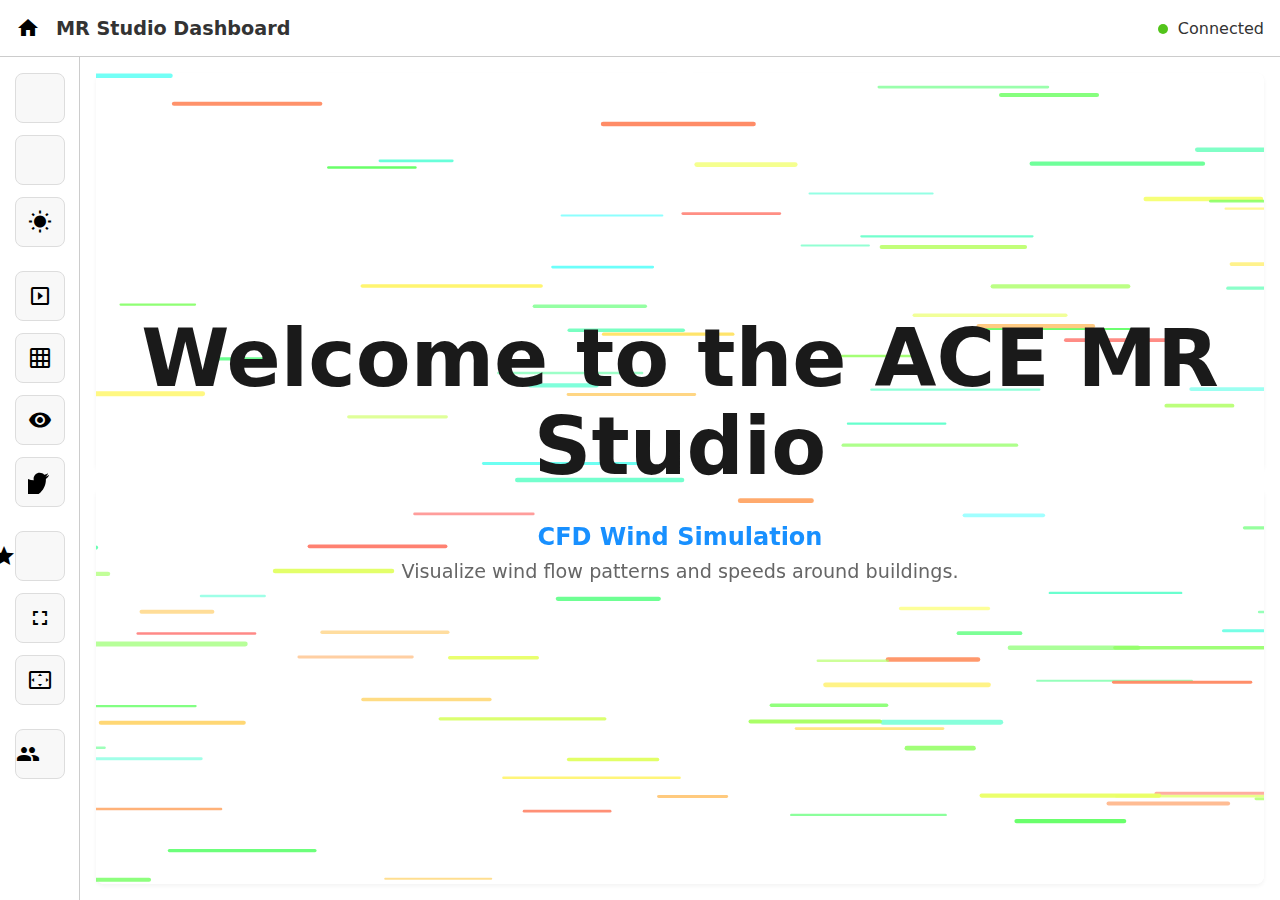
<file: controller.html>
<!doctype html>
<html lang="en">
<head>
    <meta charset="utf-8" />
    <meta name="viewport" content="width=device-width, initial-scale=1.0" />
    <title>Map Controller</title>
    <link rel="stylesheet" href="style.css" />
    <link href="https://fonts.googleapis.com/icon?family=Material+Icons" rel="stylesheet">
    <style>
        body {
            background: #ffffff;
            color: #333;
            display: grid;
            grid-template-columns: 80px 1fr;
            grid-template-rows: auto 1fr;
            height: 100vh;
            overflow: hidden;
            font-family: system-ui, -apple-system, sans-serif;
        }

        header {
            grid-column: 1 / -1;
            background: #fff;
            padding: 1rem;
            border-bottom: 1px solid #ccc;
            display: flex;
            justify-content: space-between;
            align-items: center;
        }

        h1 { margin: 0; font-size: 1.2rem; }

        #controls-panel {
            background: #fff;
            border-right: 1px solid #ccc;
            padding: 1rem 0.5rem;
            overflow-y: auto;
            display: flex;
            flex-direction: column;
            gap: 1.5rem;
            align-items: center;
        }

        #main-panel {
            padding: 1rem;
            overflow-y: auto;
            display: grid;
            grid-template-columns: 1fr 1fr;
            grid-template-rows: 1fr 1fr;
            gap: 1rem;
        }

        .panel-section {
            background: #fff;
            padding: 1rem;
            border-radius: 8px;
            box-shadow: 0 2px 4px rgba(0,0,0,0.05);
        }

        .control-group {
            display: flex;
            flex-direction: column;
            gap: 0.75rem;
            align-items: center;
            width: 100%;
        }

        .control-group h3 {
            display: none; /* Hide labels for compact view */
        }

        button.control-btn {
            width: 50px;
            height: 50px;
            padding: 0;
            border: 1px solid #ddd;
            background: #f8f8f8;
            border-radius: 8px;
            cursor: pointer;
            display: flex;
            align-items: center;
            justify-content: center;
            transition: all 0.2s;
        }

        button.control-btn:hover {
            background: #eee;
            border-color: #ccc;
        }

        button.control-btn.active {
            background: #e6f7ff;
            border-color: #1890ff;
            color: #0050b3;
        }

        .status-indicator {
            width: 10px;
            height: 10px;
            border-radius: 50%;
            background: #ccc;
            display: inline-block;
            margin-right: 5px;
        }

        .status-indicator.connected {
            background: #52c41a;
        }

        #legend-container, #dashboard-container, #metadata-container {
            height: 100%;
        }
        
        h2 { margin-top: 0; font-size: 1rem; border-bottom: 1px solid #eee; padding-bottom: 0.5rem; }

        .metadata-item {
            margin-bottom: 0.5rem;
        }
        .metadata-label {
            font-weight: bold;
            font-size: 0.8rem;
            color: #666;
        }
        .metadata-value {
            font-size: 0.9rem;
        }

        #welcome-screen {
            grid-column: 1 / -1;
            grid-row: 1 / -1;
            display: flex;
            flex-direction: column;
            align-items: center;
            justify-content: center;
            background: #fff;
            border-radius: 8px;
            z-index: 10;
            position: relative;
            padding: 2rem;
        }

        .welcome-logo {
            height: 60px;
            width: auto;
            object-fit: contain;
        }

        .welcome-title {
            font-size: 5rem;
            font-weight: 800;
            color: #1a1a1a;
            margin: 0;
            text-align: center;
            line-height: 1.1;
            margin-bottom: 2rem;
            animation: titleEntrance 1.2s cubic-bezier(0.2, 0.8, 0.2, 1) forwards;
            position: relative;
            z-index: 2;
        }

        .logo-container {
            position: absolute;
            bottom: 2rem;
            left: 2rem;
            right: 2rem;
            display: flex;
            justify-content: space-between;
            align-items: flex-end;
            margin: 0;
            opacity: 0;
            animation: logoEntrance 1s ease-out 0.6s forwards;
            z-index: 2;
        }

        #bg-canvas {
            position: absolute;
            top: 0;
            left: 0;
            width: 100%;
            height: 100%;
            z-index: 1;
            pointer-events: none;
            opacity: 0.6;
        }

        @keyframes titleEntrance {
            0% {
                opacity: 0;
                transform: translateY(40px) scale(0.95);
                filter: blur(10px);
            }
            100% {
                opacity: 1;
                transform: translateY(0) scale(1);
                filter: blur(0);
            }
        }

        @keyframes logoEntrance {
            0% {
                opacity: 0;
                transform: translateY(20px);
            }
            100% {
                opacity: 1;
                transform: translateY(0);
            }
        }

        .tour-info {
            text-align: center;
            height: 120px;
            opacity: 0;
            transition: opacity 0.5s ease-in-out;
            display: flex;
            flex-direction: column;
            align-items: center;
            max-width: 600px;
        }

        .tour-info.active {
            opacity: 1;
        }

        .tour-title {
            font-size: 1.5rem;
            font-weight: 600;
            color: #1890ff;
            margin-bottom: 0.5rem;
        }

        .tour-desc {
            font-size: 1.2rem;
            color: #666;
            line-height: 1.4;
        }

        /* Highlight style for buttons during tour */
        button.control-btn.tour-highlight {
            background: #e6f7ff;
            border-color: #1890ff;
            box-shadow: 0 0 15px rgba(24, 144, 255, 0.6);
            transform: scale(1.15);
            z-index: 100;
        }
        
        .hidden {
            display: none !important;
        }

        /* Modern Dashboard Styles */
        .dashboard-container {
            display: flex;
            flex-direction: column;
            gap: 1.5rem;
            height: 100%;
        }

        .dashboard-card {
            background: #f9fafb;
            border: 1px solid #e5e7eb;
            border-radius: 12px;
            padding: 1.25rem;
        }

        .dashboard-section-title {
            font-size: 0.85rem;
            text-transform: uppercase;
            letter-spacing: 0.05em;
            color: #6b7280;
            font-weight: 600;
            margin-bottom: 1rem;
            display: flex;
            align-items: center;
            gap: 0.5rem;
        }

        .control-row {
            display: flex;
            align-items: center;
            justify-content: space-between;
            margin-bottom: 1rem;
            gap: 1rem;
        }

        .control-label {
            font-size: 0.9rem;
            font-weight: 500;
            color: #374151;
            flex: 1;
        }

        .control-value {
            font-family: monospace;
            background: #e5e7eb;
            padding: 0.2rem 0.5rem;
            border-radius: 4px;
            font-size: 0.85rem;
            color: #1f2937;
        }

        .modern-range {
            flex: 2;
            -webkit-appearance: none;
            height: 6px;
            background: #d1d5db;
            border-radius: 3px;
            outline: none;
        }

        .modern-range::-webkit-slider-thumb {
            -webkit-appearance: none;
            width: 18px;
            height: 18px;
            background: #3b82f6;
            border-radius: 50%;
            cursor: pointer;
            border: 2px solid #fff;
            box-shadow: 0 1px 3px rgba(0,0,0,0.2);
            transition: transform 0.1s;
        }

        .modern-range::-webkit-slider-thumb:hover {
            transform: scale(1.1);
            background: #2563eb;
        }

        .modern-date {
            padding: 0.5rem;
            border: 1px solid #d1d5db;
            border-radius: 6px;
            font-family: inherit;
            color: #374151;
            background: #fff;
        }

        .action-grid {
            display: grid;
            grid-template-columns: 1fr 1fr;
            gap: 0.75rem;
            margin-top: 1rem;
        }

        .modern-btn {
            display: flex;
            align-items: center;
            justify-content: center;
            gap: 0.5rem;
            padding: 0.75rem;
            border: none;
            border-radius: 8px;
            font-weight: 600;
            font-size: 0.9rem;
            cursor: pointer;
            transition: all 0.2s;
            background: #fff;
            border: 1px solid #d1d5db;
            color: #374151;
            box-shadow: 0 1px 2px rgba(0,0,0,0.05);
        }

        .modern-btn:hover {
            background: #f3f4f6;
            border-color: #9ca3af;
        }

        .modern-btn.primary {
            background: #3b82f6;
            color: white;
            border: 1px solid #2563eb;
        }

        .modern-btn.primary:hover {
            background: #2563eb;
        }

        .modern-btn.active {
            background: #eff6ff;
            border-color: #3b82f6;
            color: #1d4ed8;
        }

        .info-box {
            background: #fff;
            border-left: 4px solid #3b82f6;
            padding: 1rem;
            border-radius: 0 8px 8px 0;
            box-shadow: 0 1px 3px rgba(0,0,0,0.05);
        }

        .info-title {
            font-weight: 600;
            color: #111827;
            margin-bottom: 0.5rem;
            display: flex;
            align-items: center;
            gap: 0.5rem;
        }

        .info-text {
            font-size: 0.9rem;
            line-height: 1.6;
            color: #4b5563;
            margin: 0;
        }
        
        .legend-item {
            display: flex;
            align-items: center;
            gap: 0.75rem;
            padding: 0.5rem;
            background: #fff;
            border-radius: 6px;
            border: 1px solid #f3f4f6;
        }
        
        .legend-color {
            width: 24px;
            height: 24px;
            border-radius: 4px;
            box-shadow: inset 0 0 0 1px rgba(0,0,0,0.1);
        }
        
        .legend-label {
            font-size: 0.9rem;
            color: #374151;
            font-weight: 500;
        }

        .credits-grid {
            display: grid;
            grid-template-columns: repeat(auto-fill, minmax(200px, 1fr));
            gap: 1rem;
        }

        .credit-item {
            background: #fff;
            border: 1px solid #e5e7eb;
            border-radius: 8px;
            padding: 1rem;
            display: flex;
            flex-direction: column;
            gap: 0.25rem;
        }

        .credit-role {
            font-size: 0.75rem;
            text-transform: uppercase;
            color: #6b7280;
            font-weight: 600;
            letter-spacing: 0.05em;
        }

        .credit-name {
            font-size: 1rem;
            font-weight: 600;
            color: #111827;
        }

        .credit-contribution {
            font-size: 0.85rem;
            color: #4b5563;
            margin-top: 0.25rem;
            font-style: italic;
        }
    </style>
</head>
<body>
    <header>
        <div style="display: flex; align-items: center; gap: 1rem;">
            <button id="home-btn" style="background: none; border: none; cursor: pointer; font-size: 1.5rem; padding: 0; display: flex; align-items: center;" title="Home">
                <span class="material-icons">home</span>
            </button>
            <h1>MR Studio Dashboard</h1>
        </div>
        <div>
            <span id="connection-status" class="status-indicator"></span>
            <span id="connection-text">Disconnected</span>
        </div>
    </header>

    <aside id="controls-panel">
        <div class="control-group">
            <h3>Simulations</h3>
            <button class="control-btn" data-action="click" data-target="cfd-simulation-btn" title="CFD Wind Simulation">
                <span class="material-icons">air</span>
            </button>
            <button class="control-btn" data-action="click" data-target="stormwater-btn" title="Stormwater Flow">
                <span class="material-icons">water_drop</span>
            </button>
            <button class="control-btn" data-action="click" data-target="sun-study-btn" title="Sun Study">
                <span class="material-icons">wb_sunny</span>
            </button>
        </div>

        <div class="control-group">
            <h3>Visualization</h3>
            <button class="control-btn" data-action="click" data-target="slideshow-btn" title="Slideshow">
                <span class="material-icons">slideshow</span>
            </button>
            <button class="control-btn" data-action="click" data-target="grid-animation-btn" title="Grid Animation">
                <span class="material-icons">grid_on</span>
            </button>
            <button class="control-btn" data-action="click" data-target="isovist-btn" title="Interactive Isovist">
                <span class="material-icons">visibility</span>
            </button>
            <button class="control-btn" data-action="click" data-target="bird-sounds-btn" title="Bird Sounds">
                <svg width="24" height="24" viewBox="0 0 24 24" fill="currentColor" stroke="none" style="width: 24px; height: 24px;">
                    <path d="M21 5c-1.1 0.9-2.3 1.5-3.6 1.7 1.3-0.8 2.3-2 2.7-3.5-1.2 0.7-2.5 1.2-3.9 1.5-1.1-1.2-2.7-1.9-4.5-1.9-3.4 0-6.1 2.7-6.1 6.1 0 0.5 0.1 0.9 0.2 1.4-5.1-0.3-9.6-2.7-12.6-6.4-0.5 0.9-0.8 2-0.8 3.2 0 2.1 1.1 4 2.7 5.1-1 0-2-0.3-2.8-0.8 0 0 0 0.1 0 0.1 0 3 2.1 5.5 4.9 6.1-0.5 0.1-1 0.2-1.6 0.2-0.4 0-0.8 0-1.2-0.1 0.8 2.4 3.1 4.2 5.8 4.2-2.1 1.6-4.7 2.6-7.6 2.6-0.5 0-1 0-1.5-0.1 2.7 1.7 5.9 2.7 9.4 2.7 11.3 0 17.4-9.3 17.4-17.4 0-0.3 0-0.5 0-0.8 1.2-0.9 2.2-1.9 3-3.2z"/>
                </svg>
            </button>
        </div>
        
        <div class="control-group">
            <h3>Map Controls</h3>
             <button class="control-btn" id="reset-view-btn" title="Reset View">
                <span class="material-icons">restart_alt</span>
            </button>
             <button class="control-btn" id="fullscreen-btn" title="Toggle Full Screen">
                <span class="material-icons">fullscreen</span>
            </button>
            <button class="control-btn" data-action="click" data-target="calibrate-btn" title="Calibrate">
                <span class="material-icons">settings_overscan</span>
            </button>
        </div>

        <div class="control-group">
            <h3>About</h3>
            <button class="control-btn" data-action="click" data-target="credits-btn" title="Credits">
                <span class="material-icons">groups</span>
            </button>
        </div>
    </aside>

    <main id="main-panel">
        <div id="welcome-screen">
            <canvas id="bg-canvas"></canvas>
            <h1 class="welcome-title">Welcome to the ACE MR Studio</h1>
            
            <div id="tour-info" class="tour-info" style="position: relative; z-index: 2;">
                <div id="tour-title" class="tour-title"></div>
                <div id="tour-desc" class="tour-desc"></div>
            </div>

            <div class="logo-container">
                <img src="media/chalmers_logo.png" alt="Chalmers University of Technology" class="welcome-logo">
                <img src="media/dtcc_logo.png" alt="DTCC" class="welcome-logo" style="height: 100px;">
            </div>
        </div>

        <section class="panel-section" style="grid-column: 1; grid-row: 1;">
            <h2 id="legend-title">Legend</h2>
            <div id="legend-content">
                <p>Select a simulation to view its legend.</p>
            </div>
        </section>

        <section class="panel-section" style="grid-column: 2; grid-row: 1;">
            <h2 id="dashboard-title">Dashboard</h2>
            <div id="dashboard-content">
                <p>No active data.</p>
            </div>
        </section>

        <section class="panel-section" style="grid-column: 1 / -1; grid-row: 2;">
            <h2>Metadata</h2>
            <div id="metadata-content">
                <div class="metadata-item">
                    <div class="metadata-label">Current View</div>
                    <div class="metadata-value" id="meta-view">Default</div>
                </div>
                <div class="metadata-item">
                    <div class="metadata-label">Active Layer</div>
                    <div class="metadata-value" id="meta-layer">None</div>
                </div>
                 <div class="metadata-item">
                    <div class="metadata-label">Description</div>
                    <div class="metadata-value" id="meta-desc">Interactive map of the district. Use controls to toggle layers.</div>
                </div>
            </div>
        </section>
    </main>

    <script src="controller.js"></script>
</body>
</html>
</file>
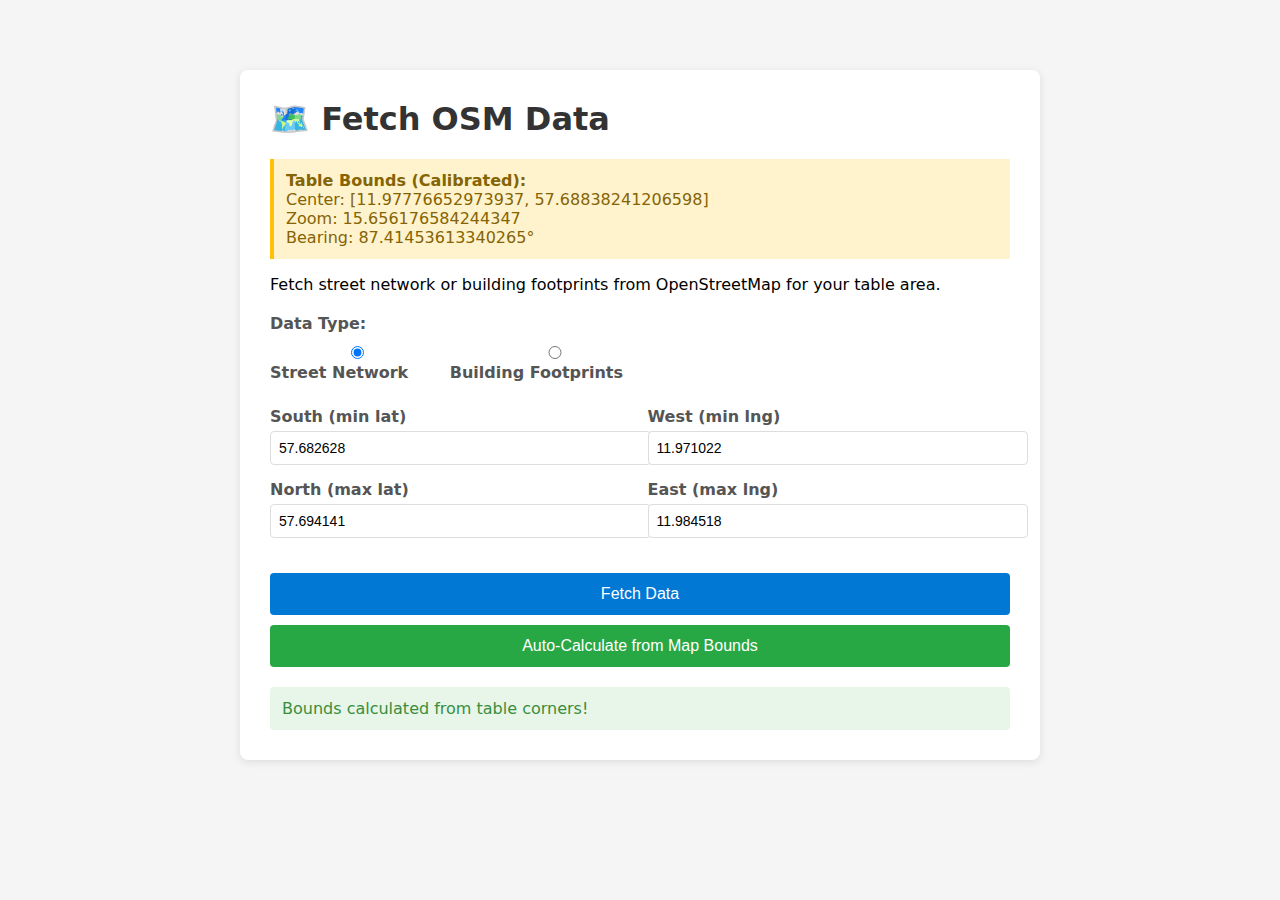
<file: fetch-streets.html>
<!DOCTYPE html>
<html lang="en">
<head>
  <meta charset="UTF-8">
  <meta name="viewport" content="width=device-width, initial-scale=1.0">
  <title>Fetch OSM Data for Table Bounds</title>
  <style>
    body {
      font-family: system-ui, -apple-system, sans-serif;
      max-width: 800px;
      margin: 50px auto;
      padding: 20px;
      background: #f5f5f5;
    }
    .container {
      background: white;
      padding: 30px;
      border-radius: 8px;
      box-shadow: 0 2px 8px rgba(0,0,0,0.1);
    }
    h1 {
      margin-top: 0;
      color: #333;
    }
    .bounds-input {
      display: grid;
      grid-template-columns: 1fr 1fr;
      gap: 15px;
      margin: 20px 0;
    }
    label {
      display: block;
      font-weight: 600;
      margin-bottom: 5px;
      color: #555;
    }
    input {
      width: 100%;
      padding: 8px;
      border: 1px solid #ddd;
      border-radius: 4px;
      font-size: 14px;
    }
    button {
      background: #0078d4;
      color: white;
      border: none;
      padding: 12px 24px;
      border-radius: 4px;
      font-size: 16px;
      cursor: pointer;
      width: 100%;
      margin-top: 15px;
    }
    button:hover {
      background: #005a9e;
    }
    button:disabled {
      background: #ccc;
      cursor: not-allowed;
    }
    .status {
      margin-top: 20px;
      padding: 12px;
      border-radius: 4px;
      display: none;
    }
    .status.info { background: #e3f2fd; color: #1976d2; display: block; }
    .status.success { background: #e8f5e9; color: #388e3c; display: block; }
    .status.error { background: #ffebee; color: #c62828; display: block; }
    pre {
      background: #f5f5f5;
      padding: 10px;
      border-radius: 4px;
      overflow-x: auto;
      font-size: 12px;
    }
    .note {
      background: #fff3cd;
      border-left: 4px solid #ffc107;
      padding: 12px;
      margin: 15px 0;
      color: #856404;
    }
  </style>
</head>
<body>
  <div class="container">
    <h1>🗺️ Fetch OSM Data</h1>
    
    <div class="note">
      <strong>Table Bounds (Calibrated):</strong><br>
      Center: [11.97776652973937, 57.68838241206598]<br>
      Zoom: 15.656176584244347<br>
      Bearing: 87.41453613340265°
    </div>

    <p>Fetch street network or building footprints from OpenStreetMap for your table area.</p>
    
    <div style="margin: 20px 0;">
      <label style="font-weight: 600; margin-bottom: 10px; display: block;">Data Type:</label>
      <div style="display: flex; gap: 15px;">
        <label style="cursor: pointer;">
          <input type="radio" name="dataType" value="streets" checked> Street Network
        </label>
        <label style="cursor: pointer;">
          <input type="radio" name="dataType" value="buildings"> Building Footprints
        </label>
      </div>
    </div>

    <div class="bounds-input">
      <div>
        <label for="south">South (min lat)</label>
        <input type="number" id="south" step="0.0001" value="57.682628" placeholder="57.682628">
      </div>
      <div>
        <label for="west">West (min lng)</label>
        <input type="number" id="west" step="0.0001" value="11.971022" placeholder="11.971022">
      </div>
      <div>
        <label for="north">North (max lat)</label>
        <input type="number" id="north" step="0.0001" value="57.694141" placeholder="57.694141">
      </div>
      <div>
        <label for="east">East (max lng)</label>
        <input type="number" id="east" step="0.0001" value="11.984518" placeholder="11.984518">
      </div>
    </div>

    <button id="fetchBtn" onclick="fetchData()">Fetch Data</button>
    <button id="autoBtn" onclick="autoCalculateBounds()" style="margin-top: 10px; background: #28a745;">Auto-Calculate from Map Bounds</button>

    <div id="status" class="status"></div>
  </div>

  <script>
    // Based on your calibration values
    const tableCenter = [11.97776652973937, 57.68838241206598];
    const tableBearing = 87.41453613340265;
    const tableCorners = [
      [11.98451803339398, 57.682927961987396],
      [11.983585758783713, 57.6941405253463],
      [11.971022042873042, 57.693840269664186],
      [11.971958186071914, 57.68262783563063]
    ];
    
    function autoCalculateBounds() {
      // Calculate bounds from actual table corners
      const lngs = tableCorners.map(c => c[0]);
      const lats = tableCorners.map(c => c[1]);
      
      const west = Math.min(...lngs);
      const east = Math.max(...lngs);
      const south = Math.min(...lats);
      const north = Math.max(...lats);
      
      document.getElementById('south').value = south.toFixed(6);
      document.getElementById('north').value = north.toFixed(6);
      document.getElementById('west').value = west.toFixed(6);
      document.getElementById('east').value = east.toFixed(6);
      
      showStatus('Bounds calculated from table corners!', 'success');
    }

    function showStatus(message, type) {
      const status = document.getElementById('status');
      status.textContent = message;
      status.className = 'status ' + type;
    }

    async function fetchData() {
      const south = parseFloat(document.getElementById('south').value);
      const west = parseFloat(document.getElementById('west').value);
      const north = parseFloat(document.getElementById('north').value);
      const east = parseFloat(document.getElementById('east').value);

      if (!south || !west || !north || !east) {
        showStatus('Please fill in all bounds values!', 'error');
        return;
      }

      const dataType = document.querySelector('input[name="dataType"]:checked').value;
      const bbox = `${south},${west},${north},${east}`;
      
      // Overpass API query
      let query;
      if (dataType === 'streets') {
        query = `
[out:json][timeout:25];
(
  way["highway"~"^(motorway|trunk|primary|secondary|tertiary|unclassified|residential|living_street|service|pedestrian|footway|cycleway|path)$"](${bbox});
);
out geom;
        `.trim();
      } else {
        // Buildings query
        query = `
[out:json][timeout:25];
(
  way["building"](${bbox});
  relation["building"](${bbox});
);
out geom;
        `.trim();
      }

      const url = 'https://overpass-api.de/api/interpreter';
      
      showStatus(`Fetching ${dataType} from OpenStreetMap...`, 'info');
      document.getElementById('fetchBtn').disabled = true;

      try {
        const response = await fetch(url, {
          method: 'POST',
          body: query,
          headers: {
            'Content-Type': 'application/x-www-form-urlencoded'
          }
        });

        if (!response.ok) {
          throw new Error(`HTTP error! status: ${response.status}`);
        }

        const osmData = await response.json();
        
        // Convert OSM data to GeoJSON
        const geojson = dataType === 'streets' ? osmToGeoJSON(osmData) : buildingsToGeoJSON(osmData);
        
        // Download as file
        const filename = dataType === 'streets' ? 'street-network.geojson' : 'building-footprints.geojson';
        const blob = new Blob([JSON.stringify(geojson, null, 2)], { type: 'application/json' });
        const downloadUrl = URL.createObjectURL(blob);
        const a = document.createElement('a');
        a.href = downloadUrl;
        a.download = filename;
        document.body.appendChild(a);
        a.click();
        document.body.removeChild(a);
        URL.revokeObjectURL(downloadUrl);

        showStatus(`✅ Success! Downloaded ${geojson.features.length} ${dataType}. Load this file in the interactive map!`, 'success');
      } catch (error) {
        showStatus('❌ Error: ' + error.message, 'error');
        console.error(error);
      } finally {
        document.getElementById('fetchBtn').disabled = false;
      }
    }

    function osmToGeoJSON(osmData) {
      const geojson = {
        type: 'FeatureCollection',
        features: []
      };

      osmData.elements.forEach(element => {
        if (element.type === 'way' && element.geometry) {
          const coordinates = element.geometry.map(node => [node.lon, node.lat]);
          
          geojson.features.push({
            type: 'Feature',
            geometry: {
              type: 'LineString',
              coordinates: coordinates
            },
            properties: {
              highway: element.tags?.highway || 'unknown',
              name: element.tags?.name || null,
              osm_id: element.id
            }
          });
        }
      });

      return geojson;
    }

    function buildingsToGeoJSON(osmData) {
      const geojson = {
        type: 'FeatureCollection',
        features: []
      };

      osmData.elements.forEach(element => {
        if (element.type === 'way' && element.geometry) {
          const coordinates = element.geometry.map(node => [node.lon, node.lat]);
          
          // Close the polygon if not already closed
          const first = coordinates[0];
          const last = coordinates[coordinates.length - 1];
          if (first[0] !== last[0] || first[1] !== last[1]) {
            coordinates.push([...first]);
          }
          
          geojson.features.push({
            type: 'Feature',
            geometry: {
              type: 'Polygon',
              coordinates: [coordinates]
            },
            properties: {
              building: element.tags?.building || 'yes',
              name: element.tags?.name || null,
              height: element.tags?.height || null,
              levels: element.tags?.['building:levels'] || null,
              osm_id: element.id
            }
          });
        } else if (element.type === 'relation' && element.members) {
          // Handle multipolygon relations (complex buildings)
          const outer = [];
          const inner = [];
          
          element.members.forEach(member => {
            if (member.geometry) {
              const coords = member.geometry.map(node => [node.lon, node.lat]);
              if (member.role === 'outer') {
                outer.push(coords);
              } else if (member.role === 'inner') {
                inner.push(coords);
              }
            }
          });
          
          if (outer.length > 0) {
            // Use first outer ring and all inner rings
            const rings = [outer[0], ...inner];
            geojson.features.push({
              type: 'Feature',
              geometry: {
                type: 'Polygon',
                coordinates: rings
              },
              properties: {
                building: element.tags?.building || 'yes',
                name: element.tags?.name || null,
                height: element.tags?.height || null,
                levels: element.tags?.['building:levels'] || null,
                osm_id: element.id,
                type: 'multipolygon'
              }
            });
          }
        }
      });

      return geojson;
    }

    // Auto-calculate on load
    window.addEventListener('DOMContentLoaded', autoCalculateBounds);
  </script>
</body>
</html>
</file>
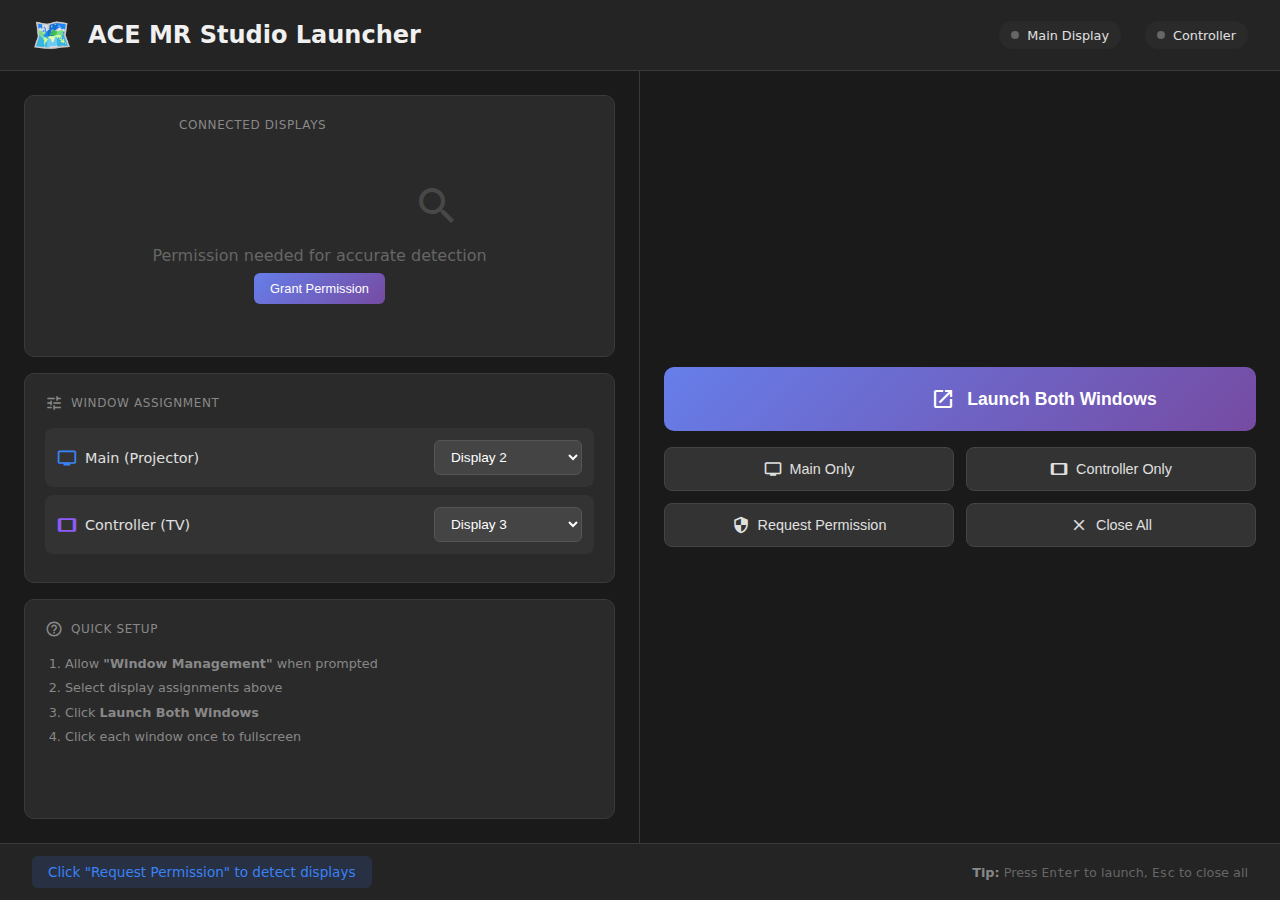
<file: launcher.html>
<!DOCTYPE html>
<html lang="en">
<head>
    <meta charset="UTF-8">
    <meta name="viewport" content="width=device-width, initial-scale=1.0">
    <title>ACE MR Studio Launcher</title>
    <link href="https://fonts.googleapis.com/icon?family=Material+Icons" rel="stylesheet">
    <style>
        * { margin: 0; padding: 0; box-sizing: border-box; }
        
        body {
            background: #1a1a1a;
            color: #e0e0e0;
            display: grid;
            grid-template-columns: 1fr 1fr;
            grid-template-rows: auto 1fr auto;
            height: 100vh;
            overflow: hidden;
            font-family: system-ui, -apple-system, sans-serif;
        }

        header {
            grid-column: 1 / -1;
            background: #242424;
            padding: 1rem 2rem;
            border-bottom: 1px solid #3a3a3a;
            display: flex;
            justify-content: space-between;
            align-items: center;
        }

        .header-left {
            display: flex;
            align-items: center;
            gap: 1rem;
        }

        .header-left .logo {
            font-size: 2rem;
        }

        h1 { 
            margin: 0; 
            font-size: 1.5rem; 
            color: #f0f0f0;
        }

        .header-right {
            display: flex;
            align-items: center;
            gap: 1.5rem;
        }

        .status-pill {
            display: flex;
            align-items: center;
            gap: 0.5rem;
            padding: 0.4rem 0.75rem;
            background: #2a2a2a;
            border-radius: 20px;
            font-size: 0.8rem;
        }

        .status-dot {
            width: 8px;
            height: 8px;
            border-radius: 50%;
            background: #666;
        }

        .status-dot.open {
            background: #52c41a;
            box-shadow: 0 0 8px #52c41a;
        }

        /* Main content area */
        .panel {
            padding: 1.5rem;
            overflow-y: auto;
        }

        .panel-left {
            background: #1a1a1a;
            border-right: 1px solid #3a3a3a;
            display: flex;
            flex-direction: column;
            gap: 1rem;
        }

        .panel-right {
            background: #1a1a1a;
            display: flex;
            flex-direction: column;
            gap: 1rem;
        }

        .card {
            background: #2a2a2a;
            padding: 1.25rem;
            border-radius: 10px;
            border: 1px solid #3a3a3a;
        }

        .card-title {
            font-size: 0.75rem;
            text-transform: uppercase;
            letter-spacing: 0.05em;
            color: #888;
            margin-bottom: 1rem;
            display: flex;
            align-items: center;
            gap: 0.5rem;
        }

        .card-title .material-icons {
            font-size: 18px;
        }

        /* Display list */
        .display-list {
            display: flex;
            flex-direction: column;
            gap: 0.5rem;
        }

        .display-item {
            display: flex;
            align-items: center;
            gap: 0.75rem;
            padding: 0.75rem;
            background: #333;
            border-radius: 8px;
            border-left: 3px solid #666;
        }

        .display-item.primary {
            border-left-color: #f59e0b;
        }

        .display-item.external {
            border-left-color: #10b981;
        }

        .display-num {
            background: #444;
            width: 32px;
            height: 32px;
            border-radius: 50%;
            display: flex;
            align-items: center;
            justify-content: center;
            font-weight: 700;
            font-size: 0.9rem;
            flex-shrink: 0;
        }

        .display-info {
            flex: 1;
            min-width: 0;
        }

        .display-name {
            font-weight: 600;
            font-size: 0.9rem;
            color: #e0e0e0;
        }

        .display-coords {
            font-size: 0.75rem;
            color: #888;
            font-family: monospace;
        }

        /* Selector rows */
        .selector-row {
            display: flex;
            align-items: center;
            justify-content: space-between;
            padding: 0.75rem;
            background: #333;
            border-radius: 8px;
            margin-bottom: 0.5rem;
        }

        .selector-label {
            display: flex;
            align-items: center;
            gap: 0.5rem;
            font-size: 0.9rem;
        }

        .selector-label .material-icons {
            font-size: 20px;
        }

        .selector-label.main .material-icons { color: #3b82f6; }
        .selector-label.controller .material-icons { color: #8b5cf6; }

        select {
            background: #444;
            border: 1px solid #555;
            color: #fff;
            padding: 0.5rem 0.75rem;
            border-radius: 6px;
            font-size: 0.85rem;
            cursor: pointer;
            max-width: 220px;
        }

        select:focus {
            outline: none;
            border-color: #667eea;
        }

        /* Launch buttons */
        .launch-section {
            display: flex;
            flex-direction: column;
            gap: 1rem;
            flex: 1;
            justify-content: center;
        }

        .launch-btn {
            background: linear-gradient(135deg, #667eea 0%, #764ba2 100%);
            border: none;
            color: white;
            padding: 1.25rem 2rem;
            font-size: 1.1rem;
            font-weight: 600;
            border-radius: 10px;
            cursor: pointer;
            transition: all 0.2s;
            display: flex;
            align-items: center;
            justify-content: center;
            gap: 0.75rem;
        }

        .launch-btn:hover {
            transform: translateY(-2px);
            box-shadow: 0 8px 25px rgba(102, 126, 234, 0.4);
        }

        .launch-btn:active {
            transform: translateY(0);
        }

        .launch-btn .material-icons {
            font-size: 24px;
        }

        .secondary-btns {
            display: grid;
            grid-template-columns: 1fr 1fr;
            gap: 0.75rem;
        }

        .btn-secondary {
            background: #333;
            border: 1px solid #444;
            color: #e0e0e0;
            padding: 0.75rem 1rem;
            font-size: 0.9rem;
            border-radius: 8px;
            cursor: pointer;
            transition: all 0.2s;
            display: flex;
            align-items: center;
            justify-content: center;
            gap: 0.5rem;
        }

        .btn-secondary:hover {
            background: #444;
            border-color: #555;
        }

        .btn-secondary .material-icons {
            font-size: 18px;
        }

        .btn-secondary.danger:hover {
            background: #5c2a2a;
            border-color: #dc2626;
        }

        /* Instructions */
        .instructions {
            font-size: 0.8rem;
            color: #888;
            line-height: 1.6;
        }

        .instructions ol {
            padding-left: 1.25rem;
        }

        .instructions li {
            margin-bottom: 0.25rem;
        }

        .instructions kbd {
            background: #444;
            padding: 2px 6px;
            border-radius: 4px;
            font-family: monospace;
            font-size: 0.75rem;
        }

        /* Footer */
        footer {
            grid-column: 1 / -1;
            background: #242424;
            padding: 0.75rem 2rem;
            border-top: 1px solid #3a3a3a;
            display: flex;
            justify-content: space-between;
            align-items: center;
        }

        #status {
            font-size: 0.85rem;
            padding: 0.5rem 1rem;
            border-radius: 6px;
            background: transparent;
        }

        #status.success {
            background: rgba(16, 185, 129, 0.15);
            color: #10b981;
        }

        #status.error {
            background: rgba(239, 68, 68, 0.15);
            color: #ef4444;
        }

        #status.info {
            background: rgba(59, 130, 246, 0.15);
            color: #3b82f6;
        }

        .footer-tip {
            font-size: 0.8rem;
            color: #666;
        }

        .footer-tip strong {
            color: #888;
        }

        /* Permission button */
        .permission-btn {
            background: linear-gradient(135deg, #667eea 0%, #764ba2 100%);
            border: none;
            color: white;
            padding: 0.5rem 1rem;
            font-size: 0.8rem;
            border-radius: 6px;
            cursor: pointer;
            margin-top: 0.5rem;
        }

        .permission-btn:hover {
            opacity: 0.9;
        }

        .empty-state {
            text-align: center;
            padding: 2rem;
            color: #666;
        }

        .empty-state .material-icons {
            font-size: 48px;
            margin-bottom: 1rem;
            opacity: 0.5;
        }
    </style>
</head>
<body>
    <header>
        <div class="header-left">
            <span class="logo">🗺️</span>
            <h1>ACE MR Studio Launcher</h1>
        </div>
        <div class="header-right">
            <div class="status-pill">
                <span class="status-dot" id="main-dot"></span>
                <span>Main Display</span>
            </div>
            <div class="status-pill">
                <span class="status-dot" id="controller-dot"></span>
                <span>Controller</span>
            </div>
        </div>
    </header>

    <div class="panel panel-left">
        <div class="card">
            <div class="card-title">
                <span class="material-icons">monitor</span>
                Connected Displays
            </div>
            <div class="display-list" id="detected-displays">
                <div class="empty-state">
                    <span class="material-icons">screen_search_desktop</span>
                    <div>Detecting displays...</div>
                </div>
            </div>
        </div>

        <div class="card">
            <div class="card-title">
                <span class="material-icons">tune</span>
                Window Assignment
            </div>
            <div class="selector-row">
                <span class="selector-label main">
                    <span class="material-icons">tv</span>
                    Main (Projector)
                </span>
                <select id="main-display-select">
                    <option value="0">Loading...</option>
                </select>
            </div>
            <div class="selector-row">
                <span class="selector-label controller">
                    <span class="material-icons">tablet</span>
                    Controller (TV)
                </span>
                <select id="controller-display-select">
                    <option value="0">Loading...</option>
                </select>
            </div>
        </div>

        <div class="card" style="flex: 1;">
            <div class="card-title">
                <span class="material-icons">help_outline</span>
                Quick Setup
            </div>
            <div class="instructions">
                <ol>
                    <li>Allow <strong>"Window Management"</strong> when prompted</li>
                    <li>Select display assignments above</li>
                    <li>Click <strong>Launch Both Windows</strong></li>
                    <li>Click each window once to fullscreen</li>
                </ol>
            </div>
        </div>
    </div>

    <div class="panel panel-right">
        <div class="launch-section">
            <button class="launch-btn" onclick="launchBoth()">
                <span class="material-icons">rocket_launch</span>
                Launch Both Windows
            </button>

            <div class="secondary-btns">
                <button class="btn-secondary" onclick="launchMain()">
                    <span class="material-icons">tv</span>
                    Main Only
                </button>
                <button class="btn-secondary" onclick="launchController()">
                    <span class="material-icons">tablet</span>
                    Controller Only
                </button>
                <button class="btn-secondary" onclick="requestScreenPermission()">
                    <span class="material-icons">security</span>
                    Request Permission
                </button>
                <button class="btn-secondary danger" onclick="closeAll()">
                    <span class="material-icons">close</span>
                    Close All
                </button>
            </div>
        </div>
    </div>

    <footer>
        <div id="status">Ready to launch</div>
        <div class="footer-tip">
            <strong>Tip:</strong> Press <kbd>Enter</kbd> to launch, <kbd>Esc</kbd> to close all
        </div>
    </footer>

    <script>
        // Window references
        let mainWin = null;
        let controllerWin = null;

        // Screen info
        let screens = [];
        let hasScreenAPI = false;

        // Initialize screen detection
        async function initScreenDetection() {
            // Try the modern Multi-Screen Window Placement API
            if ('getScreenDetails' in window) {
                try {
                    const screenDetails = await window.getScreenDetails();
                    screens = Array.from(screenDetails.screens);
                    hasScreenAPI = true;
                    
                    updateDisplayOptionsFromAPI(screens);
                    showStatus('✓ Screen API enabled! Displays detected.', 'success');
                    
                    // Listen for screen changes
                    screenDetails.addEventListener('screenschange', async () => {
                        screens = Array.from(screenDetails.screens);
                        updateDisplayOptionsFromAPI(screens);
                    });
                    return;
                } catch (err) {
                    console.log('Screen API permission denied:', err);
                    showStatus('Click "Request Permission" to detect displays', 'info');
                }
            } else {
                showStatus('Screen API not available - using manual mode', 'info');
            }

            // Fallback: create manual options
            createManualScreenOptions();
        }

        function createManualScreenOptions() {
            hasScreenAPI = false;
            const primaryWidth = window.screen.width;
            const primaryHeight = window.screen.height;

            // Create placeholder screens
            screens = [
                { label: 'Primary (Laptop)', left: 0, top: 0, width: primaryWidth, height: primaryHeight, isPrimary: true },
                { label: 'Display 2', left: primaryWidth, top: 0, width: primaryWidth, height: primaryHeight, isPrimary: false },
                { label: 'Display 3', left: primaryWidth * 2, top: 0, width: primaryWidth, height: primaryHeight, isPrimary: false }
            ];
            
            updateDisplayOptionsManual();
        }

        function updateDisplayOptionsFromAPI(apiScreens) {
            const mainSelect = document.getElementById('main-display-select');
            const ctrlSelect = document.getElementById('controller-display-select');
            const displayList = document.getElementById('detected-displays');

            mainSelect.innerHTML = '';
            ctrlSelect.innerHTML = '';
            
            let listHtml = '';

            apiScreens.forEach((s, i) => {
                const name = s.label || `Display ${i + 1}`;
                const primary = s.isPrimary ? ' (Primary)' : '';
                const label = `${name}${primary}`;
                const shortLabel = name.length > 25 ? name.substring(0, 25) + '...' : name;
                
                mainSelect.add(new Option(`${shortLabel}${primary}`, i));
                ctrlSelect.add(new Option(`${shortLabel}${primary}`, i));
                
                listHtml += `
                    <div class="display-item ${s.isPrimary ? 'primary' : 'external'}">
                        <span class="display-num">${i + 1}</span>
                        <div class="display-info">
                            <div class="display-name">${name}${primary}</div>
                            <div class="display-coords">${s.width}×${s.height} @ X:${s.left}</div>
                        </div>
                    </div>
                `;
            });

            displayList.innerHTML = listHtml;

            // Auto-select: Main on first external, Controller on second external (or primary)
            const externals = apiScreens.map((s, i) => ({ s, i })).filter(x => !x.s.isPrimary);
            const primaryIdx = apiScreens.findIndex(s => s.isPrimary);
            
            if (externals.length >= 2) {
                mainSelect.value = externals[0].i;
                ctrlSelect.value = externals[1].i;
            } else if (externals.length === 1) {
                mainSelect.value = externals[0].i;
                ctrlSelect.value = primaryIdx >= 0 ? primaryIdx : 0;
            } else {
                mainSelect.value = 0;
                ctrlSelect.value = 0;
            }
        }

        function updateDisplayOptionsManual() {
            const mainSelect = document.getElementById('main-display-select');
            const ctrlSelect = document.getElementById('controller-display-select');
            const displayList = document.getElementById('detected-displays');

            mainSelect.innerHTML = '';
            ctrlSelect.innerHTML = '';

            screens.forEach((s, i) => {
                const label = `${s.label}`;
                mainSelect.add(new Option(label, i));
                ctrlSelect.add(new Option(label, i));
            });

            displayList.innerHTML = `
                <div class="empty-state">
                    <span class="material-icons">screen_search_desktop</span>
                    <div>Permission needed for accurate detection</div>
                    <button onclick="requestScreenPermission()" class="permission-btn">
                        Grant Permission
                    </button>
                </div>
            `;

            mainSelect.value = 1;
            ctrlSelect.value = 2;
        }

        async function requestScreenPermission() {
            if ('getScreenDetails' in window) {
                try {
                    const screenDetails = await window.getScreenDetails();
                    screens = Array.from(screenDetails.screens);
                    hasScreenAPI = true;
                    
                    updateDisplayOptionsFromAPI(screens);
                    showStatus('✓ Permission granted! Displays detected.', 'success');
                } catch (err) {
                    showStatus('Permission denied. Check browser settings.', 'error');
                }
            } else {
                showStatus('Screen API not supported in this browser.', 'error');
            }
        }

        function getScreenInfo(index) {
            if (index < screens.length) {
                return screens[index];
            }
            return screens[0] || { left: 0, top: 0, width: window.screen.width, height: window.screen.height };
        }

        async function launchWindowOnScreen(url, windowName, screenIndex) {
            const screenInfo = getScreenInfo(screenIndex);
            const fullscreenUrl = url + (url.includes('?') ? '&' : '?') + 'autofullscreen=1';
            
            console.log(`Launching ${windowName} on screen ${screenIndex}:`, screenInfo);
            
            if (hasScreenAPI) {
                const features = [
                    `left=${screenInfo.left}`,
                    `top=${screenInfo.top}`,
                    `width=${screenInfo.width}`,
                    `height=${screenInfo.height}`,
                    'menubar=no',
                    'toolbar=no',
                    'location=no',
                    'status=no'
                ].join(',');
                
                const win = window.open(fullscreenUrl, windowName, features);
                return win;
            } else {
                const win = window.open(fullscreenUrl, windowName, 
                    `width=${screenInfo.width},height=${screenInfo.height},menubar=no,toolbar=no,location=no,status=no`
                );
                
                if (win) {
                    setTimeout(() => {
                        try {
                            win.moveTo(screenInfo.left, screenInfo.top);
                            win.resizeTo(screenInfo.width, screenInfo.height);
                        } catch (e) {
                            console.log('Could not move window:', e);
                        }
                    }, 200);
                }
                return win;
            }
        }

        async function launchMain() {
            const displayIndex = parseInt(document.getElementById('main-display-select').value);
            
            if (mainWin && !mainWin.closed) {
                mainWin.focus();
                showStatus('Main window already open. Focusing...', 'info');
                return mainWin;
            }

            const screenInfo = getScreenInfo(displayIndex);
            mainWin = await launchWindowOnScreen('index.html', 'ACE_Main_Display', displayIndex);

            if (mainWin) {
                updateWindowStatus();
                showStatus(`Main opened at X:${screenInfo.left}. Click to fullscreen.`, 'success');
                
                const checkClosed = setInterval(() => {
                    if (mainWin && mainWin.closed) {
                        mainWin = null;
                        updateWindowStatus();
                        clearInterval(checkClosed);
                    }
                }, 1000);
            } else {
                showStatus('❌ Popup blocked! Allow popups and try again.', 'error');
            }
            
            return mainWin;
        }

        async function launchController() {
            const displayIndex = parseInt(document.getElementById('controller-display-select').value);
            
            if (controllerWin && !controllerWin.closed) {
                controllerWin.focus();
                showStatus('Controller already open. Focusing...', 'info');
                return controllerWin;
            }

            const screenInfo = getScreenInfo(displayIndex);
            controllerWin = await launchWindowOnScreen('controller.html', 'ACE_Controller', displayIndex);

            if (controllerWin) {
                updateWindowStatus();
                showStatus(`Controller opened at X:${screenInfo.left}. Click to fullscreen.`, 'success');
                
                const checkClosed = setInterval(() => {
                    if (controllerWin && controllerWin.closed) {
                        controllerWin = null;
                        updateWindowStatus();
                        clearInterval(checkClosed);
                    }
                }, 1000);
            } else {
                showStatus('❌ Popup blocked! Allow popups and try again.', 'error');
            }
            
            return controllerWin;
        }

        async function launchBoth() {
            showStatus('Launching both windows...', 'info');
            
            const main = await launchMain();
            
            if (!main) {
                showStatus('❌ Main blocked. Allow popups and try again.', 'error');
                return;
            }
            
            await new Promise(r => setTimeout(r, 400));
            
            const ctrl = await launchController();
            
            if (main && ctrl) {
                showStatus('✓ Both launched! Click each window to fullscreen.', 'success');
            } else if (main && !ctrl) {
                showStatus('⚠ Main opened. Click "Controller Only" for the second.', 'error');
            }
        }

        function closeAll() {
            let closed = 0;
            
            if (mainWin && !mainWin.closed) {
                mainWin.close();
                mainWin = null;
                closed++;
            }
            
            if (controllerWin && !controllerWin.closed) {
                controllerWin.close();
                controllerWin = null;
                closed++;
            }
            
            updateWindowStatus();
            showStatus(closed > 0 ? `Closed ${closed} window(s).` : 'No windows to close.', 'info');
        }

        function updateWindowStatus() {
            const mainDot = document.getElementById('main-dot');
            const ctrlDot = document.getElementById('controller-dot');
            
            mainDot.classList.toggle('open', mainWin && !mainWin.closed);
            ctrlDot.classList.toggle('open', controllerWin && !controllerWin.closed);
        }

        function showStatus(message, type) {
            const status = document.getElementById('status');
            status.textContent = message;
            status.className = type || '';
        }

        // Keyboard shortcuts
        document.addEventListener('keydown', (e) => {
            if (e.key === 'Enter' && !e.repeat) {
                document.querySelector('.launch-btn').click();
            } else if (e.key === 'Escape') {
                closeAll();
            }
        });

        // Initialize on load
        initScreenDetection();

        // Periodically check window status
        setInterval(updateWindowStatus, 2000);
    </script>
</body>
</html>
</file>
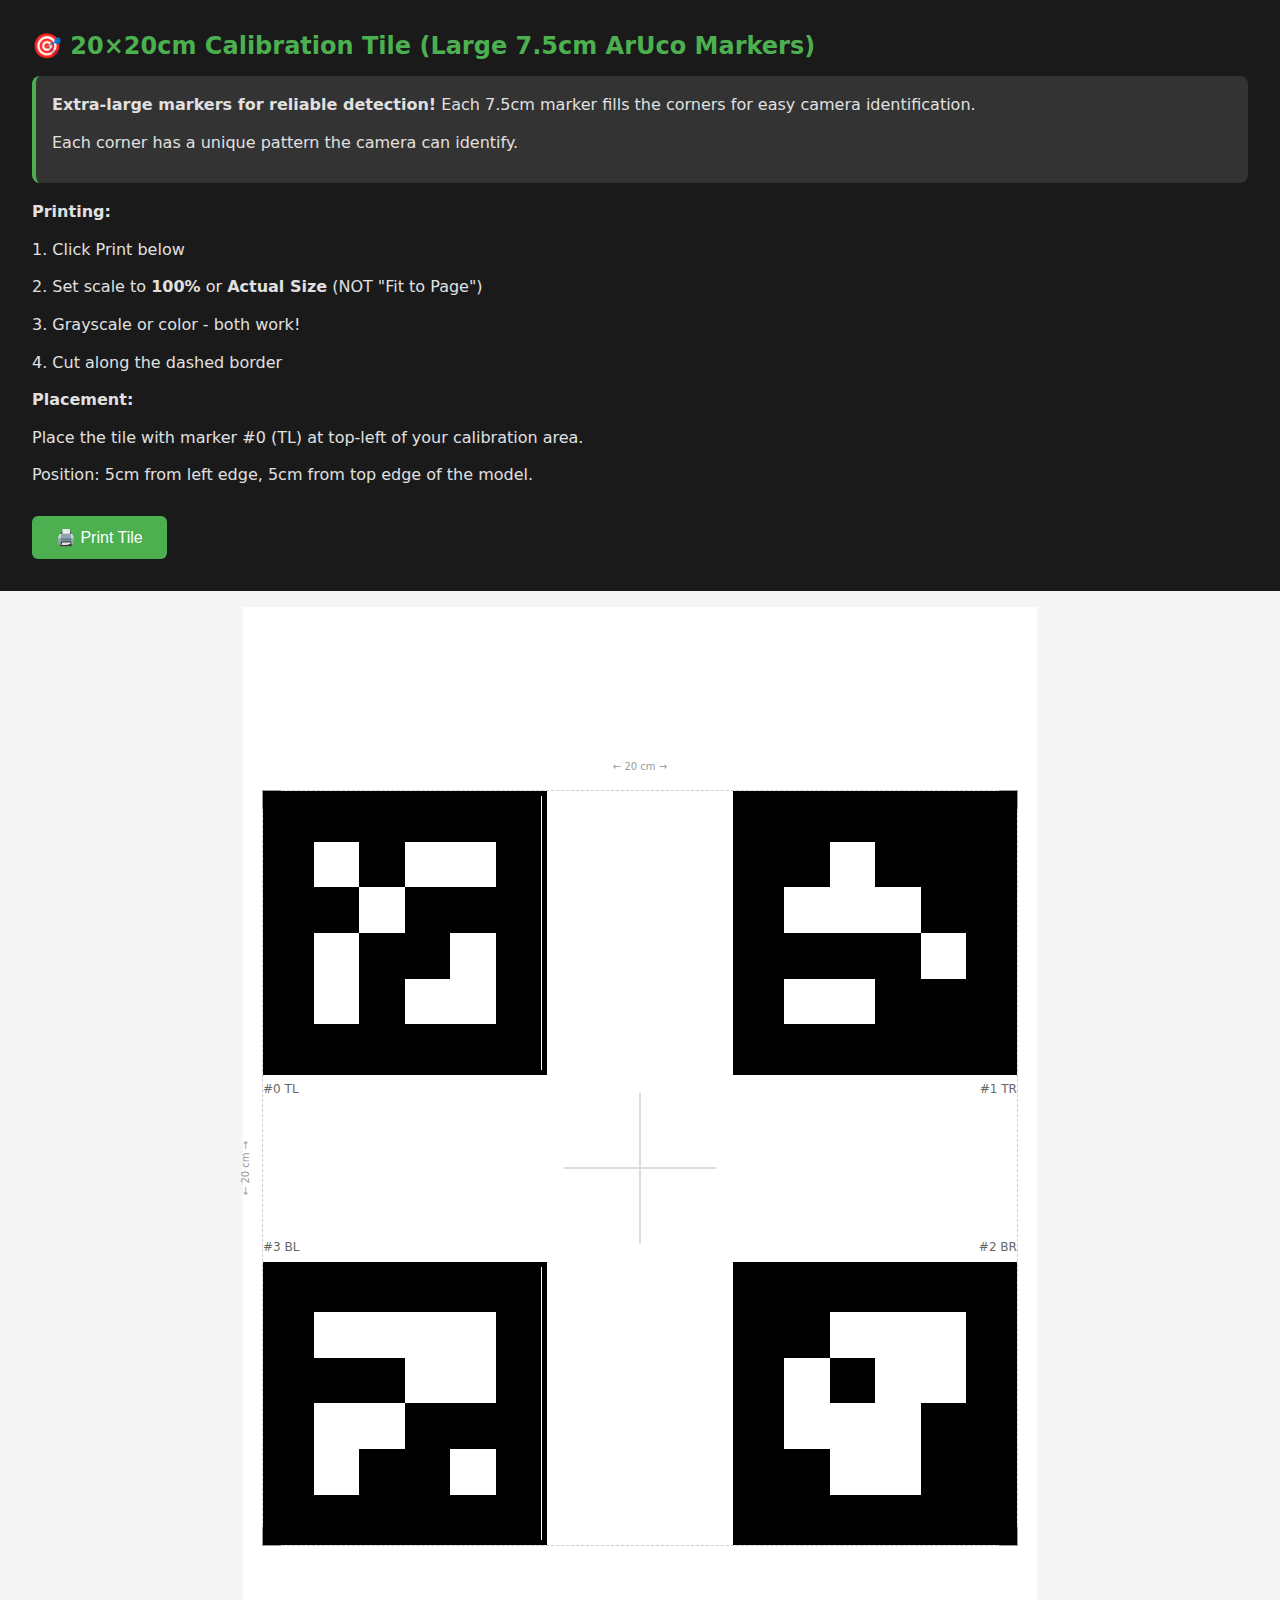
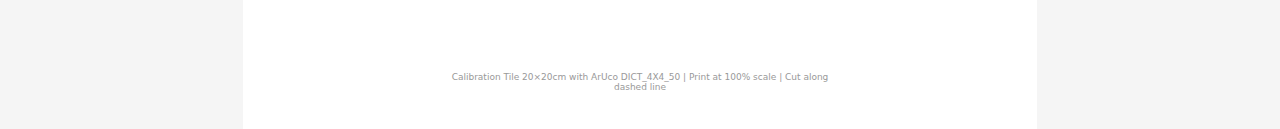
<file: calibration/calibration-tile.html>
<!DOCTYPE html>
<html lang="en">
<head>
    <meta charset="UTF-8">
    <meta name="viewport" content="width=device-width, initial-scale=1.0">
    <title>20×20cm Calibration Tile with ArUco Markers (Large)</title>
    <style>
        @media print {
            @page { 
                size: A4;
                margin: 0;
            }
            body { 
                -webkit-print-color-adjust: exact; 
                print-color-adjust: exact;
            }
            .no-print { display: none !important; }
        }
        
        * { margin: 0; padding: 0; box-sizing: border-box; }
        
        body {
            font-family: system-ui, -apple-system, sans-serif;
            background: #f5f5f5;
        }
        
        .instructions {
            background: #1a1a1a;
            color: #e0e0e0;
            padding: 2rem;
            margin-bottom: 1rem;
        }
        
        .instructions h1 {
            font-size: 1.5rem;
            margin-bottom: 1rem;
            color: #4CAF50;
        }
        
        .instructions p {
            margin-bottom: 0.75rem;
            line-height: 1.6;
        }
        
        .instructions .highlight {
            background: #333;
            padding: 1rem;
            border-radius: 8px;
            margin: 1rem 0;
            border-left: 4px solid #4CAF50;
        }
        
        .print-btn {
            background: #4CAF50;
            color: white;
            border: none;
            padding: 12px 24px;
            font-size: 16px;
            border-radius: 6px;
            cursor: pointer;
            margin-top: 1rem;
        }
        
        .print-btn:hover {
            background: #45a049;
        }
        
        /* The actual tile to print */
        .print-page {
            width: 210mm;
            height: 297mm;
            background: white;
            margin: 0 auto;
            position: relative;
            display: flex;
            align-items: center;
            justify-content: center;
        }
        
        .tile {
            width: 200mm;
            height: 200mm;
            border: 1px dashed #ccc;
            position: relative;
            background: white;
        }
        
        /* ArUco markers - 75mm x 75mm each for better camera detection */
        .aruco-marker {
            position: absolute;
            width: 75mm;
            height: 75mm;
            display: grid;
            grid-template-columns: repeat(6, 1fr);
            grid-template-rows: repeat(6, 1fr);
            border: 1.5mm solid black;
            background: white;
        }
        
        .aruco-marker .cell {
            background: white;
        }
        
        .aruco-marker .cell.b {
            background: black;
        }
        
        .marker-tl { top: 0; left: 0; }
        .marker-tr { top: 0; right: 0; }
        .marker-br { bottom: 0; right: 0; }
        .marker-bl { bottom: 0; left: 0; }
        
        /* Marker labels */
        .marker-label {
            position: absolute;
            font-size: 12px;
            color: #666;
        }
        
        .label-tl { top: 77mm; left: 0; }
        .label-tr { top: 77mm; right: 0; text-align: right; }
        .label-br { bottom: 77mm; right: 0; text-align: right; }
        .label-bl { bottom: 77mm; left: 0; }
        
        /* Center crosshair for alignment reference */
        .center-cross {
            position: absolute;
            top: 50%;
            left: 50%;
            transform: translate(-50%, -50%);
        }
        
        .center-cross::before,
        .center-cross::after {
            content: '';
            position: absolute;
            background: #ddd;
        }
        
        .center-cross::before {
            width: 40mm;
            height: 0.5mm;
            left: -20mm;
            top: -0.25mm;
        }
        
        .center-cross::after {
            width: 0.5mm;
            height: 40mm;
            top: -20mm;
            left: -0.25mm;
        }
        
        /* Dimension labels */
        .dim-label {
            position: absolute;
            font-size: 10px;
            color: #999;
        }
        
        .dim-top {
            top: -8mm;
            left: 50%;
            transform: translateX(-50%);
        }
        
        .dim-left {
            left: -12mm;
            top: 50%;
            transform: translateY(-50%) rotate(-90deg);
        }
        
        /* Cut line indicators */
        .cut-corner {
            position: absolute;
            width: 5mm;
            height: 5mm;
            border: 1px solid #999;
        }
        
        .cut-corner.tl { top: -1px; left: -1px; border-right: none; border-bottom: none; }
        .cut-corner.tr { top: -1px; right: -1px; border-left: none; border-bottom: none; }
        .cut-corner.br { bottom: -1px; right: -1px; border-left: none; border-top: none; }
        .cut-corner.bl { bottom: -1px; left: -1px; border-right: none; border-top: none; }
        
        /* Info text at bottom of page */
        .page-info {
            position: absolute;
            bottom: 10mm;
            left: 50%;
            transform: translateX(-50%);
            font-size: 9px;
            color: #999;
            text-align: center;
        }
    </style>
</head>
<body>
    <div class="instructions no-print">
        <h1>🎯 20×20cm Calibration Tile (Large 7.5cm ArUco Markers)</h1>
        
        <div class="highlight">
            <p><strong>Extra-large markers for reliable detection!</strong> Each 7.5cm marker fills the corners for easy camera identification.</p>
            <p>Each corner has a unique pattern the camera can identify.</p>
        </div>
        
        <p><strong>Printing:</strong></p>
        <p>1. Click Print below</p>
        <p>2. Set scale to <strong>100%</strong> or <strong>Actual Size</strong> (NOT "Fit to Page")</p>
        <p>3. Grayscale or color - both work!</p>
        <p>4. Cut along the dashed border</p>
        
        <p><strong>Placement:</strong></p>
        <p>Place the tile with marker #0 (TL) at top-left of your calibration area.</p>
        <p>Position: 5cm from left edge, 5cm from top edge of the model.</p>
        
        <button class="print-btn" onclick="window.print()">🖨️ Print Tile</button>
    </div>
    
    <div class="print-page">
        <div class="tile">
            <!-- ArUco markers at corners -->
            <div class="aruco-marker marker-tl" id="marker-0"></div>
            <div class="aruco-marker marker-tr" id="marker-1"></div>
            <div class="aruco-marker marker-br" id="marker-2"></div>
            <div class="aruco-marker marker-bl" id="marker-3"></div>
            
            <!-- Marker labels -->
            <div class="marker-label label-tl">#0 TL</div>
            <div class="marker-label label-tr">#1 TR</div>
            <div class="marker-label label-br">#2 BR</div>
            <div class="marker-label label-bl">#3 BL</div>
            
            <!-- Center cross for reference -->
            <div class="center-cross"></div>
            
            <!-- Dimension labels -->
            <div class="dim-label dim-top">← 20 cm →</div>
            <div class="dim-label dim-left">← 20 cm →</div>
            
            <!-- Cut corners -->
            <div class="cut-corner tl"></div>
            <div class="cut-corner tr"></div>
            <div class="cut-corner br"></div>
            <div class="cut-corner bl"></div>
        </div>
        
        <div class="page-info">
            Calibration Tile 20×20cm with ArUco DICT_4X4_50 | Print at 100% scale | Cut along dashed line
        </div>
    </div>
    
    <script>
        // ArUco 4x4 marker patterns (DICT_4X4_50, IDs 0-3)
        // 6x6 grid: outer ring is always black border, inner 4x4 is the data
        // 1 = black, 0 = white
        const arucoPatterns = {
            0: [
                [1,1,1,1,1,1],
                [1,0,1,0,0,1],
                [1,1,0,1,1,1],
                [1,0,1,1,0,1],
                [1,0,1,0,0,1],
                [1,1,1,1,1,1]
            ],
            1: [
                [1,1,1,1,1,1],
                [1,1,0,1,1,1],
                [1,0,0,0,1,1],
                [1,1,1,1,0,1],
                [1,0,0,1,1,1],
                [1,1,1,1,1,1]
            ],
            2: [
                [1,1,1,1,1,1],
                [1,1,0,0,0,1],
                [1,0,1,0,0,1],
                [1,0,0,0,1,1],
                [1,1,0,0,1,1],
                [1,1,1,1,1,1]
            ],
            3: [
                [1,1,1,1,1,1],
                [1,0,0,0,0,1],
                [1,1,1,0,0,1],
                [1,0,0,1,1,1],
                [1,0,1,1,0,1],
                [1,1,1,1,1,1]
            ]
        };
        
        function generateMarker(id) {
            const container = document.getElementById(`marker-${id}`);
            const pattern = arucoPatterns[id];
            
            for (let row = 0; row < 6; row++) {
                for (let col = 0; col < 6; col++) {
                    const cell = document.createElement('div');
                    cell.className = 'cell' + (pattern[row][col] ? ' b' : '');
                    container.appendChild(cell);
                }
            }
        }
        
        // Generate all markers
        generateMarker(0);
        generateMarker(1);
        generateMarker(2);
        generateMarker(3);
    </script>
</body>
</html>
</file>
<file: style.css>
/* Basic layout for interactive map app */
html, body {
  height: 100%;
  margin: 0;
  font-family: system-ui, -apple-system, "Segoe UI", Roboto, "Helvetica Neue", Arial;
  color: #1a1a1a;
  background: #000;
  overflow: hidden;
}

/* Left sidebar */
#left-sidebar {
  position: fixed;
  left: 0;
  top: 0;
  bottom: 0;
  width: 60px;
  background: #909090;
  z-index: 1000;
  display: flex;
  flex-direction: column;
  align-items: center;
  padding: 20px 0;
  box-shadow: 2px 0 8px rgba(0,0,0,0.1);
}

.sidebar-logo {
  width: 200px;
  height: auto;
  object-fit: contain;
  max-height: 200px;
  transform: rotate(-90deg);
  margin: 70px 0;
}

.logo-bottom {
  transform: rotate(90deg);
}

.sidebar-logo[alt="Chalmers"] {
  width: 165px;
  max-height: 210px;
  margin: 67.5px 0;
}

.sidebar-logo[alt="DTCC"] {
  transform: rotate(90deg);
}

.sidebar-logo[alt="DTCC"].logo-bottom {
  transform: rotate(-90deg);
}

.sidebar-title {
  writing-mode: vertical-rl;
  text-orientation: mixed;
  font-size: 14px;
  font-weight: 600;
  letter-spacing: 2px;
  text-transform: uppercase;
  color: #333;
  flex: 1;
  display: flex;
  align-items: center;
  justify-content: center;
}

/* Right sidebar with icon controls */
#right-sidebar {
  position: fixed;
  right: 0;
  top: 0;
  bottom: 0;
  width: 60px;
  background: #909090;
  z-index: 1000;
  display: flex;
  flex-direction: column;
  align-items: center;
  padding: 20px 0;
  box-shadow: -2px 0 8px rgba(0,0,0,0.1);
}

#right-sidebar .sidebar-title {
  writing-mode: vertical-lr;
  transform: rotate(180deg);
  flex: 1;
  display: flex;
  align-items: center;
  justify-content: center;
  width: 100%;
}

.icon-controls {
  display: flex;
  flex-direction: column;
  align-items: center;
  gap: 8px;
  width: 100%;
}

.icon-controls-top {
  margin-bottom: auto;
}

.icon-controls-bottom {
  margin-top: auto;
}

.sidebar-spacer {
  display: none;
}

.icon-btn {
  width: 40px;
  height: 40px;
  border: none;
  background: transparent;
  color: #333;
  cursor: pointer;
  border-radius: 6px;
  display: flex;
  align-items: center;
  justify-content: center;
  transition: all 0.2s ease;
}

.icon-btn:hover {
  background: #f0f0f0;
  color: #0078d4;
}

.icon-btn:active {
  background: #e0e0e0;
  transform: scale(0.95);
}

.icon-btn.toggled-off {
  opacity: 0.4;
}

.icon-btn.toggled-off:hover {
  opacity: 0.6;
}

/* Sun study button active state */
#sun-study-btn.active {
  background: #f59e0b;
  color: white;
}

#sun-study-btn.active:hover {
  background: #d97706;
}

#map { 
  position: fixed;
  left: 60px;
  right: 60px;
  top: 0;
  bottom: 0;
  background: #000;
  cursor: none; /* Hide default cursor */
}

/* Laser pointer cursor */
#laser-pointer {
  position: fixed;
  width: 20px;
  height: 20px;
  border-radius: 50%;
  pointer-events: none;
  z-index: 9999;
  transform: translate(-50%, -50%);
  background: radial-gradient(circle, rgba(255, 0, 0, 0.9) 0%, rgba(255, 0, 0, 0.6) 30%, rgba(255, 0, 0, 0) 70%);
  box-shadow: 
    0 0 10px rgba(255, 0, 0, 0.8),
    0 0 20px rgba(255, 0, 0, 0.6),
    0 0 30px rgba(255, 0, 0, 0.4);
  animation: laser-pulse 1s ease-in-out infinite;
}

@keyframes laser-pulse {
  0%, 100% { 
    transform: translate(-50%, -50%) scale(1);
    opacity: 1;
  }
  50% { 
    transform: translate(-50%, -50%) scale(1.2);
    opacity: 0.8;
  }
}

.maplibre-container, #map {
  background: #000; /* black base to prevent light bleed when projected */
}

/* Calibration panel and overlay */
#calibrate-panel {
  position: absolute;
  right: 72px;
  top: 20px;
  z-index: 800;
  background: rgba(255,255,255,0.96);
  border-radius: 6px;
  box-shadow: 0 4px 14px rgba(0,0,0,0.12);
  padding: 12px;
  width: 260px;
  font-size: 13px;
}

#calibrate-panel.hidden { display: none; }
#calibrate-panel h3 { margin: 0 0 8px 0; font-size: 14px }
.field { display:flex; justify-content:space-between; gap:8px; margin:6px 0; }
.field label { flex:1; align-self:center; }
.field input { width:100px; }
.actions { display:flex; gap:6px; margin-top:8px; flex-wrap:wrap }
.note { font-size:12px; color:#333; margin-top:8px }

.control-group { display:flex; gap:6px; align-items:center; flex-wrap:wrap }
.control-group .file-label { padding:6px 8px; background:#444; }
.control-group .file-label:hover { background:#555; }
.locked { background:#0a7a0a !important; }

/* Centered table overlay (visual aid) */
#table-overlay {
  position: absolute;
  left: 50%;
  top: 50%;
  transform: translate(-50%, -50%);
  z-index: 700;
  pointer-events: none;
  border: 3px dashed rgba(255,128,0,0.9);
  background: rgba(255,255,255,0.02);
  box-sizing: border-box;
}

/* Grid animation canvas */
#grid-animation-canvas {
  position: absolute;
  left: 50%;
  top: 50%;
  transform: translate(-50%, -50%);
  z-index: 900;
  pointer-events: none;
  display: none;
}

#grid-animation-canvas.active {
  display: block;
}

/* CFD simulation canvas */
#cfd-simulation-canvas {
  position: absolute;
  left: 50%;
  top: 50%;
  transform: translate(-50%, -50%);
  z-index: 900;
  pointer-events: none;
  display: none;
}

#cfd-simulation-canvas.active {
  display: block;
}

/* Stormwater flow canvas */
#stormwater-canvas {
  position: absolute;
  left: 50%;
  top: 50%;
  transform: translate(-50%, -50%);
  z-index: 900;
  pointer-events: none;
  display: none;
}

#stormwater-canvas.active {
  display: block;
}

/* Slideshow canvas */
#slideshow-canvas {
  position: absolute;
  left: 50%;
  top: 50%;
  transform: translate(-50%, -50%);
  z-index: 850;
  pointer-events: none;
  display: none;
  background: transparent;
}

#slideshow-canvas.active {
  display: block;
}

/* Bird Sounds canvas */
#bird-sounds-canvas {
  position: absolute;
  left: 0;
  top: 0;
  width: 100%;
  height: 100%;
  z-index: 900;
  pointer-events: none;
  display: none;
}

#bird-sounds-canvas.active {
  display: block;
}

/* Slideshow metadata overlay */
.slideshow-metadata {
  position: absolute;
  z-index: 860;
  background: rgba(0, 0, 0, 0.85);
  color: #ffffff;
  padding: 16px 20px;
  border-radius: 8px;
  font-size: 14px;
  max-width: 400px;
  backdrop-filter: blur(10px);
  border: 1px solid rgba(255, 255, 255, 0.1);
  display: none;
  pointer-events: none;
}

.slideshow-metadata.bottom-right {
  bottom: 80px;
  right: 80px;
}

.slideshow-metadata.bottom-left {
  bottom: 80px;
  left: 80px;
}

.slideshow-metadata.top-right {
  top: 80px;
  right: 80px;
}

.slideshow-metadata.top-left {
  top: 80px;
  left: 80px;
}

.slideshow-title {
  font-size: 18px;
  font-weight: 600;
  margin-bottom: 8px;
  color: #ffffff;
}

.slideshow-description {
  font-size: 14px;
  color: rgba(255, 255, 255, 0.9);
  margin-bottom: 8px;
  line-height: 1.5;
}

.slideshow-source {
  font-size: 12px;
  color: rgba(255, 255, 255, 0.7);
  margin-bottom: 12px;
  font-style: italic;
}

.slideshow-legend {
  display: flex;
  flex-direction: column;
  gap: 8px;
}

.legend-item {
  display: flex;
  align-items: center;
  gap: 10px;
  padding: 4px 8px;
  border-radius: 4px;
  transition: all 0.3s ease;
  opacity: 0.6;
}

.legend-item-active {
  opacity: 1 !important;
  background: rgba(255, 255, 255, 0.1);
  transform: scale(1.05);
  box-shadow: 0 0 12px rgba(255, 255, 255, 0.3);
}

.legend-color {
  width: 20px;
  height: 20px;
  border-radius: 3px;
  border: 1px solid rgba(255, 255, 255, 0.3);
  flex-shrink: 0;
  transition: all 0.3s ease;
}

.legend-item-active .legend-color {
  border: 2px solid rgba(255, 255, 255, 0.9);
  box-shadow: 0 0 8px currentColor;
}

.legend-label {
  font-size: 13px;
  color: rgba(255, 255, 255, 0.95);
  transition: all 0.3s ease;
}

.legend-item-active .legend-label {
  font-weight: 600;
  color: #ffffff;
}

/* Isovist mode styles */
.isovist-active {
  cursor: crosshair !important;
}

.isovist-viewer-dragging {
  cursor: grabbing !important;
}

/* Active button state for slideshow */
.icon-btn.active {
  background: #0078d4;
  color: white;
}

.icon-btn.active:hover {
  background: #005a9e;
  color: white;
}
</file>
